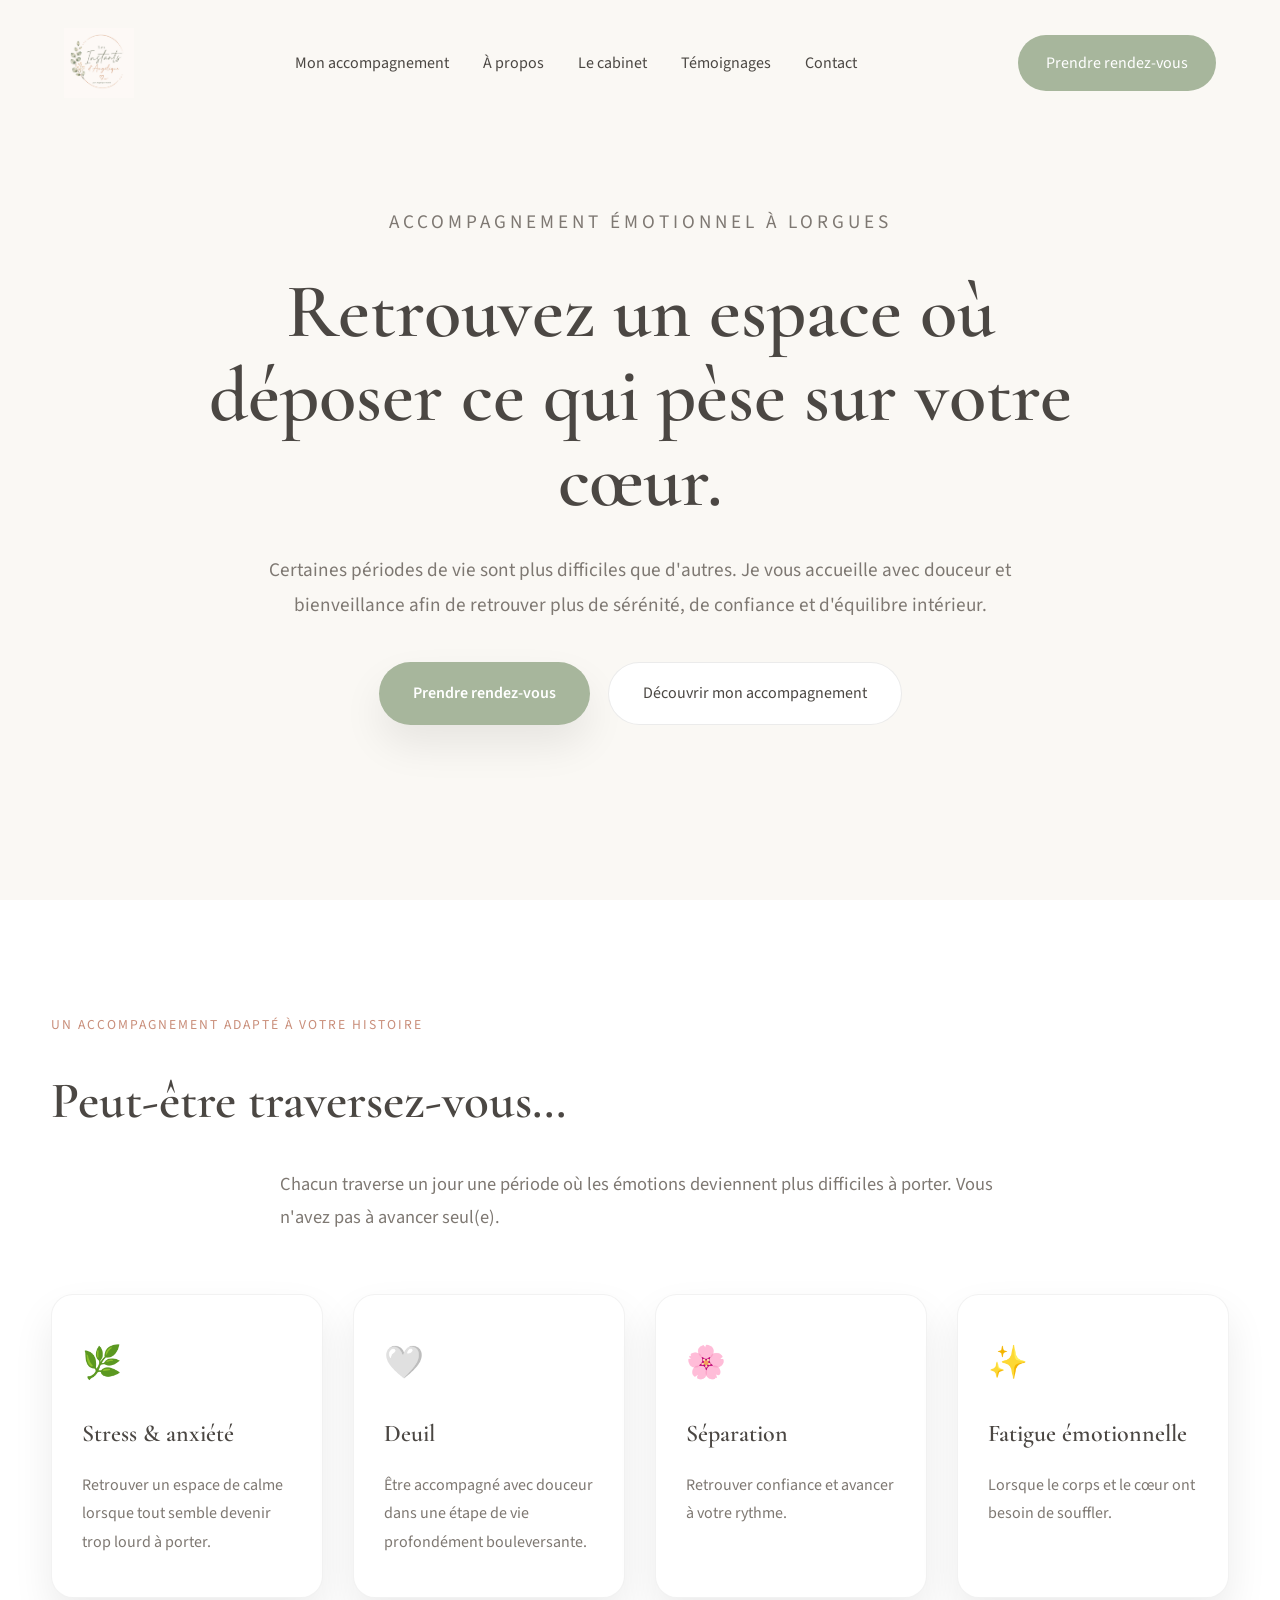
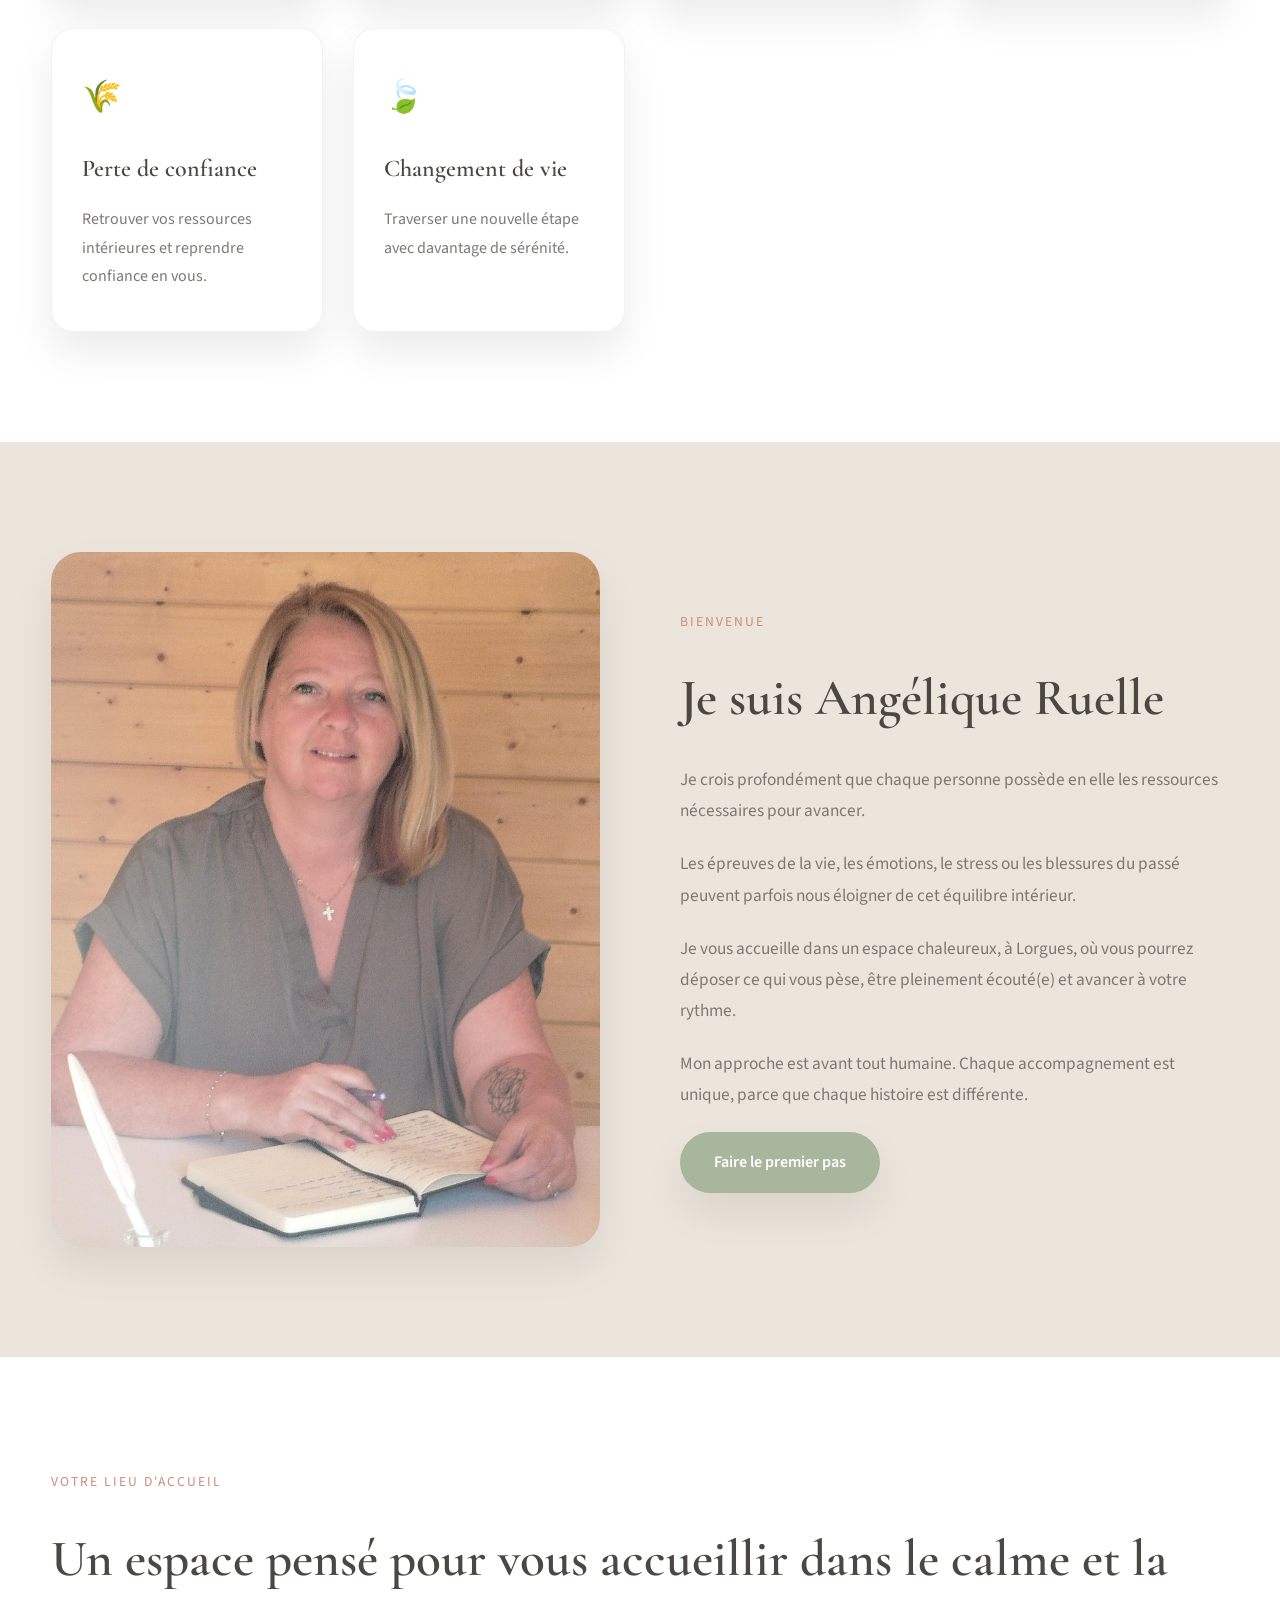
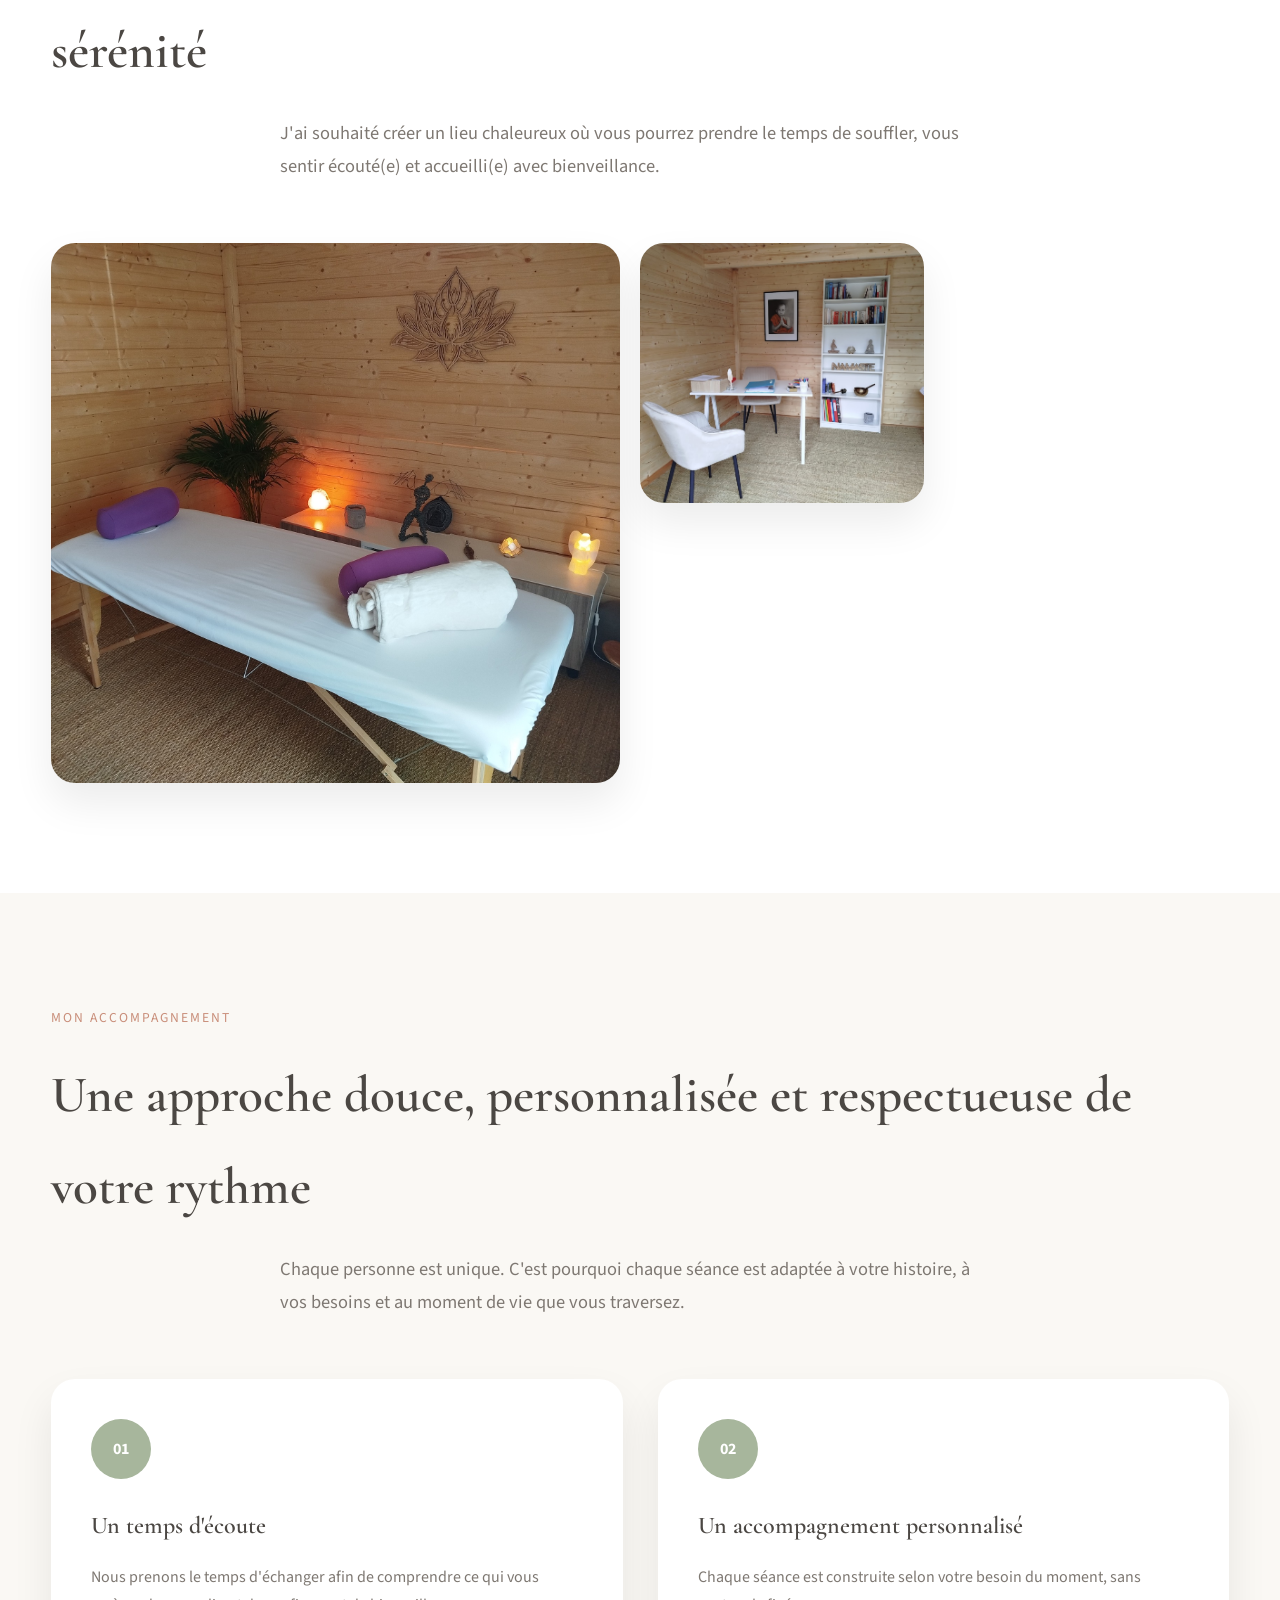
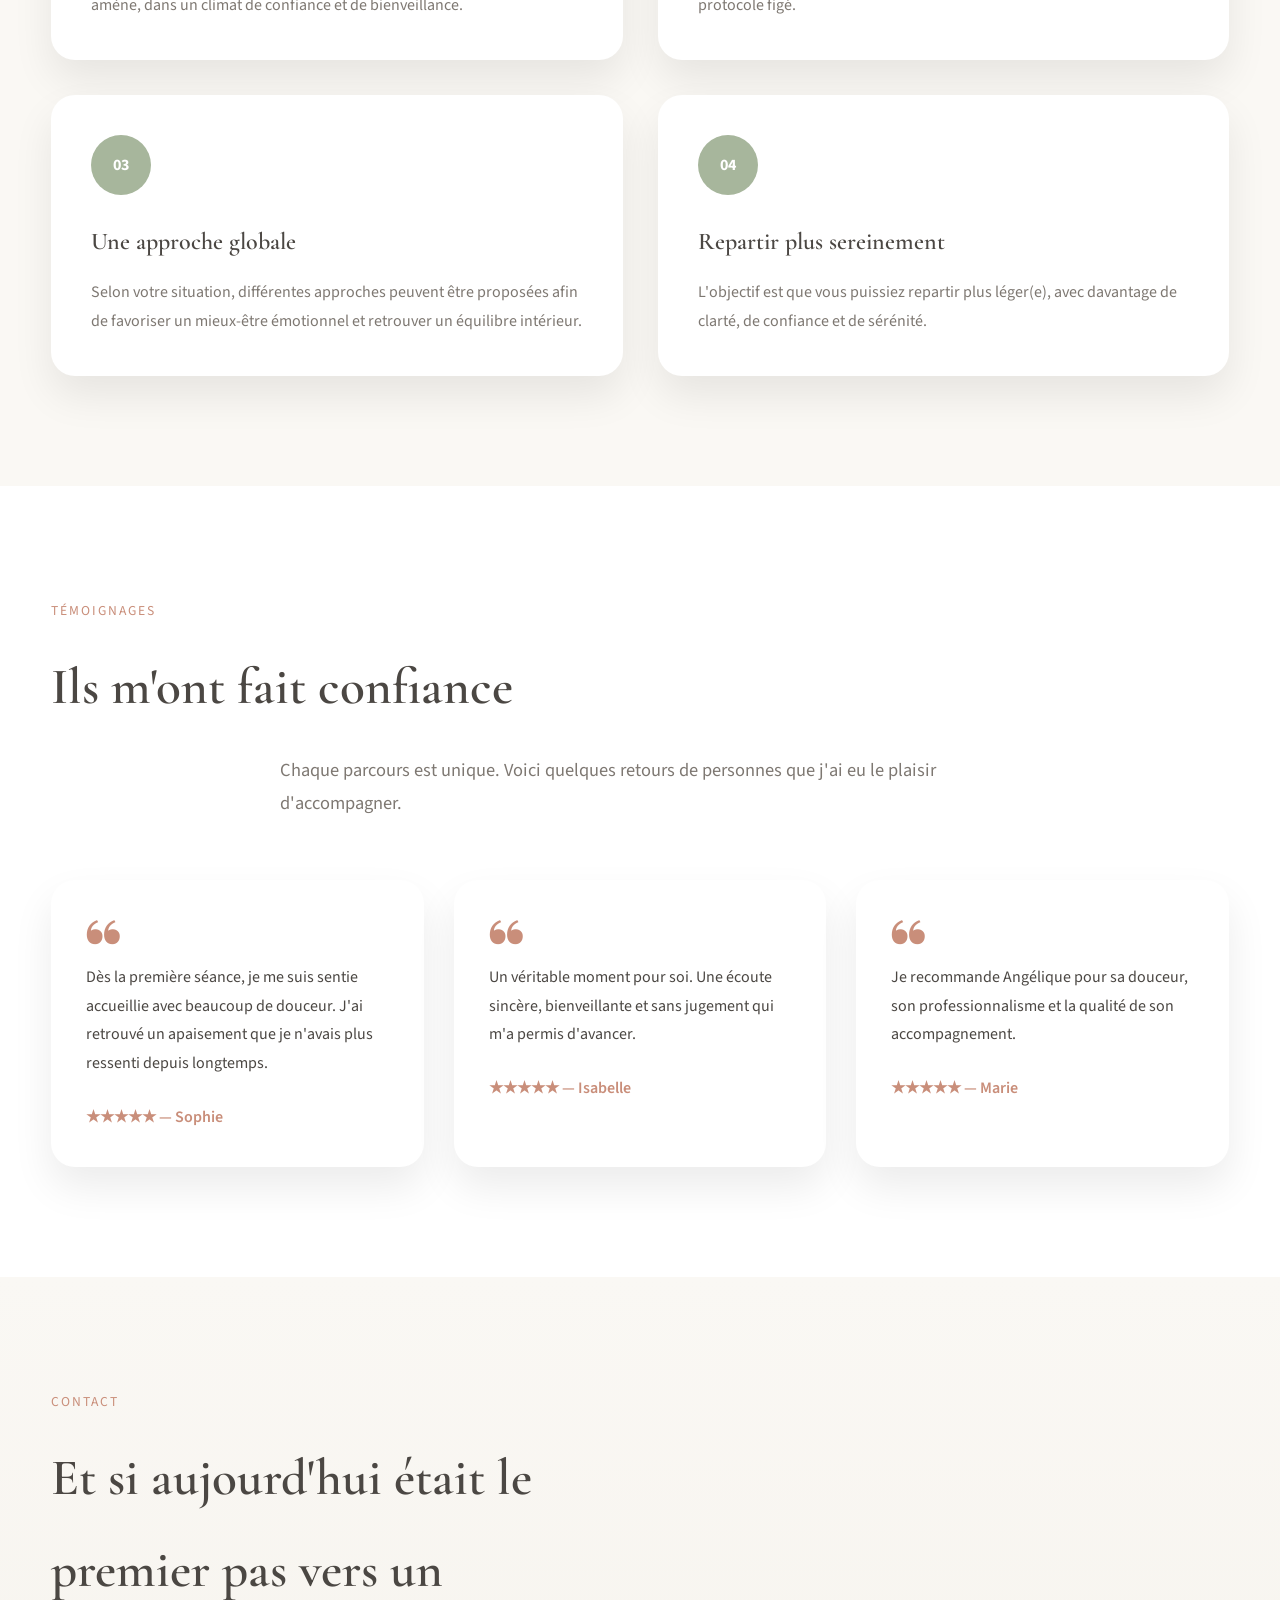
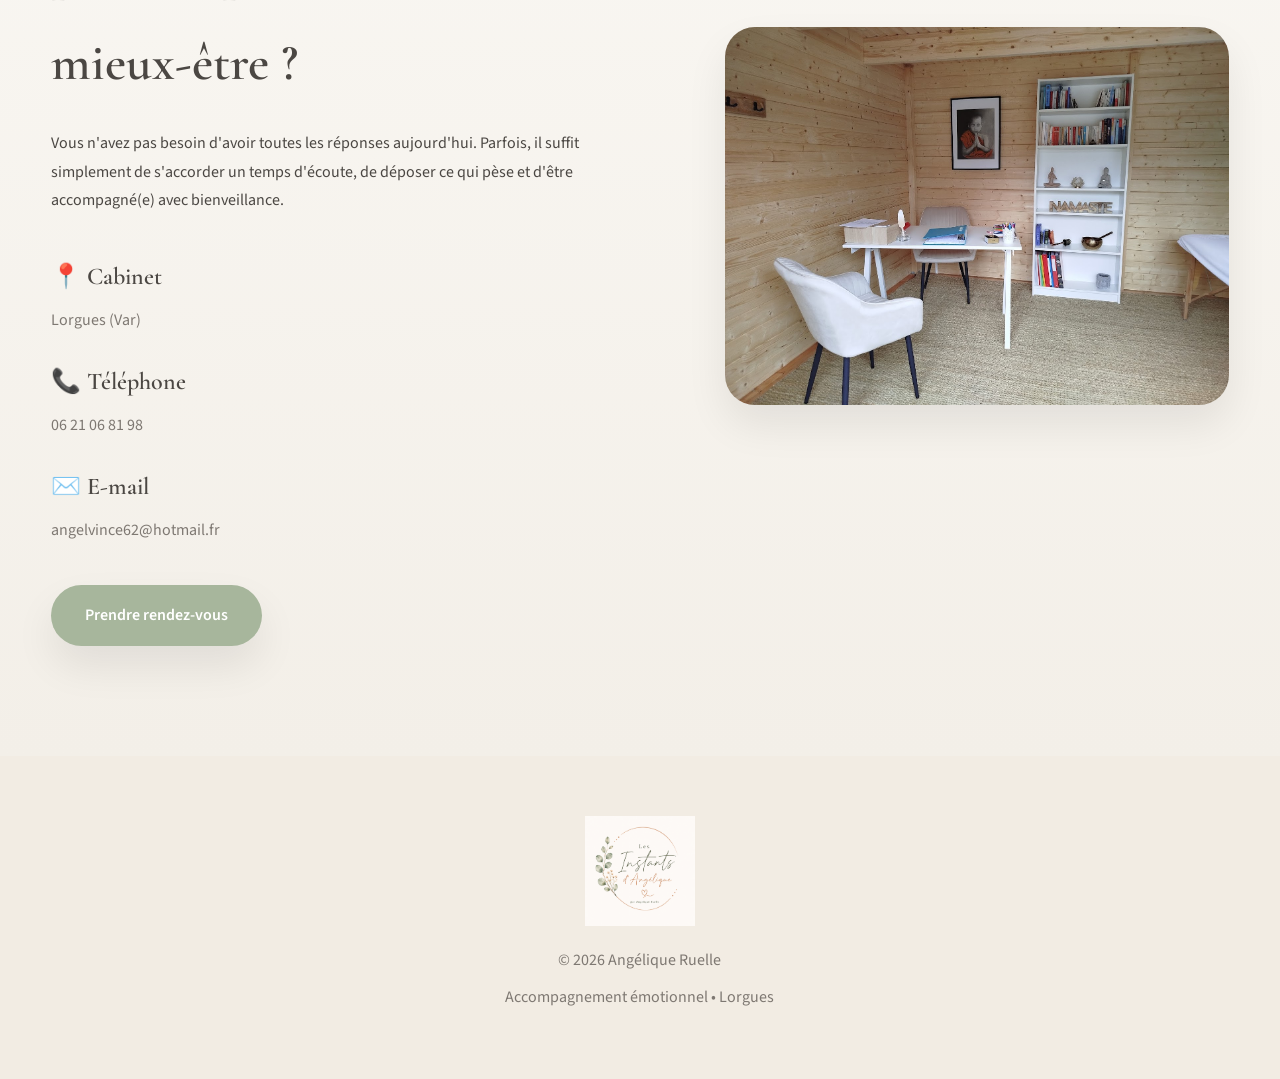
<file: index.html>
<!DOCTYPE html>
<html lang="fr">

<head>

    <meta charset="UTF-8">
    <meta name="viewport" content="width=device-width, initial-scale=1">

    <title>Angélique Ruelle | Accompagnement émotionnel à Lorgues</title>

    <meta name="description"
        content="Retrouvez un espace d'écoute, de douceur et de bienveillance à Lorgues. Un accompagnement émotionnel pour retrouver votre équilibre intérieur.">

    <meta name="theme-color" content="#A8B8A5">

    <link rel="preconnect" href="https://fonts.googleapis.com">
    <link rel="preconnect" href="https://fonts.gstatic.com" crossorigin>

    <link href="https://fonts.googleapis.com/css2?family=Cormorant+Garamond:wght@500;600;700&family=Source+Sans+3:wght@300;400;500;600&display=swap"
        rel="stylesheet">

    <link rel="stylesheet" href="style.css">

</head>

<body>

<header class="hero" id="accueil">

    <nav class="navbar">

        <a href="#accueil" class="logo">

            <img src="logo.png" alt="Logo Angélique Ruelle">

        </a>

        <ul>

            <li><a href="#accompagnement">Mon accompagnement</a></li>

            <li><a href="#apropos">À propos</a></li>

            <li><a href="#cabinet">Le cabinet</a></li>

            <li><a href="#temoignages">Témoignages</a></li>

            <li><a href="#contact">Contact</a></li>

        </ul>

        <a class="btn-rdv" href="#contact">

            Prendre rendez-vous

        </a>

    </nav>

    <div class="hero-content">

        <p class="subtitle">

            Accompagnement émotionnel à Lorgues

        </p>

        <h1>

            Retrouvez un espace où déposer ce qui pèse sur votre cœur.

        </h1>

        <p>

            Certaines périodes de vie sont plus difficiles que d'autres.

            Je vous accueille avec douceur et bienveillance afin de retrouver plus de sérénité, de confiance et d'équilibre intérieur.

        </p>

        <div class="hero-buttons">

            <a href="#contact" class="btn-principal">

                Prendre rendez-vous

            </a>

            <a href="#accompagnement" class="btn-secondaire">

                Découvrir mon accompagnement

            </a>

        </div>

    </div>

</header>
    <!-- ===========================================
     PEUT-ÊTRE TRAVERSEZ-VOUS...
============================================ -->

<section class="situations" id="accompagnement">

    <div class="container">

        <span class="section-tag">

            Un accompagnement adapté à votre histoire

        </span>

        <h2>

            Peut-être traversez-vous…

        </h2>

        <p class="section-intro">

            Chacun traverse un jour une période où les émotions deviennent
            plus difficiles à porter. Vous n'avez pas à avancer seul(e).

        </p>

        <div class="cards">

            <article class="card">

                <div class="icon">

                    🌿

                </div>

                <h3>

                    Stress & anxiété

                </h3>

                <p>

                    Retrouver un espace de calme lorsque tout semble devenir
                    trop lourd à porter.

                </p>

            </article>

            <article class="card">

                <div class="icon">

                    🤍

                </div>

                <h3>

                    Deuil

                </h3>

                <p>

                    Être accompagné avec douceur dans une étape de vie
                    profondément bouleversante.

                </p>

            </article>

            <article class="card">

                <div class="icon">

                    🌸

                </div>

                <h3>

                    Séparation

                </h3>

                <p>

                    Retrouver confiance et avancer à votre rythme.

                </p>

            </article>

            <article class="card">

                <div class="icon">

                    ✨

                </div>

                <h3>

                    Fatigue émotionnelle

                </h3>

                <p>

                    Lorsque le corps et le cœur ont besoin de souffler.

                </p>

            </article>

            <article class="card">

                <div class="icon">

                    🌾

                </div>

                <h3>

                    Perte de confiance

                </h3>

                <p>

                    Retrouver vos ressources intérieures et reprendre
                    confiance en vous.

                </p>

            </article>

            <article class="card">

                <div class="icon">

                    🍃

                </div>

                <h3>

                    Changement de vie

                </h3>

                <p>

                    Traverser une nouvelle étape avec davantage de sérénité.

                </p>

            </article>

        </div>

    </div>

</section>
<!-- ===========================================
     A PROPOS
============================================ -->

<section class="about" id="apropos">

    <div class="container about-grid">

        <div class="about-image">

            <img src="angélique.jpg" alt="Angélique Ruelle">

        </div>

        <div class="about-content">

            <span class="section-tag">

                Bienvenue

            </span>

            <h2>

                Je suis Angélique Ruelle

            </h2>

            <p>

                Je crois profondément que chaque personne possède en elle les
                ressources nécessaires pour avancer.

            </p>

            <p>

                Les épreuves de la vie, les émotions, le stress ou les
                blessures du passé peuvent parfois nous éloigner de cet
                équilibre intérieur.

            </p>

            <p>

                Je vous accueille dans un espace chaleureux, à Lorgues,
                où vous pourrez déposer ce qui vous pèse, être pleinement
                écouté(e) et avancer à votre rythme.

            </p>

            <p>

                Mon approche est avant tout humaine.

                Chaque accompagnement est unique, parce que chaque histoire
                est différente.

            </p>

            <a href="#contact" class="btn-principal">

                Faire le premier pas

            </a>

        </div>

    </div>

</section>
<!-- ===========================================
     LE CABINET
============================================ -->

<section class="cabinet" id="cabinet">

    <div class="container">

        <span class="section-tag">
            Votre lieu d'accueil
        </span>

        <h2>
            Un espace pensé pour vous accueillir dans le calme et la sérénité
        </h2>

        <p class="section-intro">

            J'ai souhaité créer un lieu chaleureux où vous pourrez prendre
            le temps de souffler, vous sentir écouté(e) et accueilli(e)
            avec bienveillance.

        </p>

        <div class="gallery">

            <figure class="gallery-item large">
                <img src="cabinet1.jpg" alt="Cabinet d'Angélique Ruelle">
            </figure>

            <figure class="gallery-item">
                <img src="cabinet2.jpg" alt="Espace d'accueil">
            </figure>


        </div>

    </div>

</section>
<!-- ===========================================
     MON ACCOMPAGNEMENT
============================================ -->

<section class="accompagnement">

    <div class="container">

        <span class="section-tag">
            Mon accompagnement
        </span>

        <h2>
            Une approche douce, personnalisée et respectueuse de votre rythme
        </h2>

        <p class="section-intro">

            Chaque personne est unique. C'est pourquoi chaque séance est adaptée
            à votre histoire, à vos besoins et au moment de vie que vous traversez.

        </p>

        <div class="steps">

            <article class="step">

                <div class="number">01</div>

                <h3>Un temps d'écoute</h3>

                <p>
                    Nous prenons le temps d'échanger afin de comprendre ce qui vous amène,
                    dans un climat de confiance et de bienveillance.
                </p>

            </article>

            <article class="step">

                <div class="number">02</div>

                <h3>Un accompagnement personnalisé</h3>

                <p>
                    Chaque séance est construite selon votre besoin du moment,
                    sans protocole figé.
                </p>

            </article>

            <article class="step">

                <div class="number">03</div>

                <h3>Une approche globale</h3>

                <p>
                    Selon votre situation, différentes approches peuvent être
                    proposées afin de favoriser un mieux-être émotionnel et
                    retrouver un équilibre intérieur.
                </p>

            </article>

            <article class="step">

                <div class="number">04</div>

                <h3>Repartir plus sereinement</h3>

                <p>
                    L'objectif est que vous puissiez repartir plus léger(e),
                    avec davantage de clarté, de confiance et de sérénité.
                </p>

            </article>

        </div>
            </div>

</section>
        <!-- ===========================================
     TÉMOIGNAGES
============================================ -->

<section class="testimonials" id="temoignages">

    <div class="container">

        <span class="section-tag">
            Témoignages
        </span>

        <h2>
            Ils m'ont fait confiance
        </h2>

        <p class="section-intro">

            Chaque parcours est unique. Voici quelques retours de personnes
            que j'ai eu le plaisir d'accompagner.

        </p>

        <div class="testimonial-grid">

            <article class="testimonial">

                <div class="quote">❝</div>

                <p>

                    Dès la première séance, je me suis sentie accueillie avec
                    beaucoup de douceur. J'ai retrouvé un apaisement que je
                    n'avais plus ressenti depuis longtemps.

                </p>

                <div class="author">

                    ★★★★★

                    <span>— Sophie</span>

                </div>

            </article>

            <article class="testimonial">

                <div class="quote">❝</div>

                <p>

                    Un véritable moment pour soi. Une écoute sincère,
                    bienveillante et sans jugement qui m'a permis d'avancer.

                </p>

                <div class="author">

                    ★★★★★

                    <span>— Isabelle</span>

                </div>

            </article>

            <article class="testimonial">

                <div class="quote">❝</div>

                <p>

                    Je recommande Angélique pour sa douceur, son professionnalisme
                    et la qualité de son accompagnement.

                </p>

                <div class="author">

                    ★★★★★

                    <span>— Marie</span>

                </div>

            </article>

        </div>

    </div>

</section>

    
<!-- ===========================================
     CONTACT
============================================ -->

<section class="contact-section" id="contact">

    <div class="container contact-grid">

        <div class="contact-content">

            <span class="section-tag">

                Contact

            </span>

            <h2>

                Et si aujourd'hui était le premier pas vers un mieux-être ?

            </h2>

            <p class="contact-text">

                Vous n'avez pas besoin d'avoir toutes les réponses aujourd'hui.

                Parfois, il suffit simplement de s'accorder un temps d'écoute,
                de déposer ce qui pèse et d'être accompagné(e) avec bienveillance.

            </p>

            <div class="contact-info">

                <div class="info">

                    <h3>📍 Cabinet</h3>

                    <p>

                        Lorgues (Var)

                    </p>

                </div>

                <div class="info">

                    <h3>📞 Téléphone</h3>

                    <p>

                        <a href="tel:+33621068198">

                            06 21 06 81 98

                        </a>

                    </p>

                </div>

                <div class="info">

                    <h3>✉️ E-mail</h3>

                    <p>

                        <a href="mailto:angelvince62@hotmail.fr">

                            angelvince62@hotmail.fr

                        </a>

                    </p>

                </div>

            </div>

            <a href="tel:+33621068198" class="btn-principal">

                Prendre rendez-vous

            </a>

        </div>

        <div class="contact-image">

          <img src="cabinet2.jpg" alt="Cabinet Angélique Ruelle">

        </div>

    </div>

</section>

<footer class="footer">

    <div class="container">

        <img src="logo.png"
            class="footer-logo"
            alt="Logo Angélique Ruelle">

        <p>

            © 2026 Angélique Ruelle

        </p>

        <p>

            Accompagnement émotionnel • Lorgues

        </p>

    </div>

</footer>
<script src="script.js"></script>
</body>

</html>
</file>
<file: style.css>
/* ==========================================================
   ANGÉLIQUE RUELLE
   STYLE V2
========================================================== */

@import url('https://fonts.googleapis.com/css2?family=Cormorant+Garamond:wght@500;600;700&family=Source+Sans+3:wght@300;400;500;600&display=swap');

/* ==========================================================
   VARIABLES
========================================================== */

:root{

    --blanc:#FAF8F4;

    --blanc-pur:#FFFFFF;

    --vert:#A7B69C;

    --vert-fonce:#7C8E73;

    --terracotta:#C98E7A;

    --beige:#ECE5DC;

    --texte:#4B4743;

    --gris:#7E7872;

    --ombre:0 20px 40px rgba(0,0,0,.08);

    --radius:22px;

}

/* ==========================================================
   RESET
========================================================== */

*{

    margin:0;

    padding:0;

    box-sizing:border-box;

}

html{

    scroll-behavior:smooth;

}

body{

    font-family:'Source Sans 3',sans-serif;

    background:var(--blanc);

    color:var(--texte);

    line-height:1.8;

    overflow-x:hidden;

}

img{

    max-width:100%;

    display:block;

}

a{

    text-decoration:none;

    color:inherit;

}

.container{

    width:min(1200px,92%);

    margin:auto;

}

/* ==========================================================
   TITRES
========================================================== */

h1,
h2,
h3{

    font-family:'Cormorant Garamond',serif;

    font-weight:600;

    color:var(--texte);

}

h1{

    font-size:clamp(3rem,6vw,5rem);

    line-height:1.1;

}

h2{

    font-size:clamp(2.2rem,4vw,3.5rem);

    margin-bottom:20px;

}

h3{

    font-size:1.5rem;

}

.section-tag{

    display:inline-block;

    color:var(--terracotta);

    letter-spacing:2px;

    text-transform:uppercase;

    font-size:.85rem;

    margin-bottom:18px;

}

.section-intro{

    max-width:720px;

    margin:auto;

    color:var(--gris);

    font-size:1.15rem;

}

/* ==========================================================
   BOUTONS
========================================================== */

.btn-principal{

    display:inline-flex;

    align-items:center;

    justify-content:center;

    padding:16px 34px;

    border-radius:999px;

    background:var(--vert);

    color:white;

    transition:.35s;

    font-weight:600;

    box-shadow:var(--ombre);

}

.btn-principal:hover{

    background:var(--vert-fonce);

    transform:translateY(-3px);

}

.btn-secondaire{

    display:inline-flex;

    align-items:center;

    justify-content:center;

    padding:16px 34px;

    border-radius:999px;

    border:1px solid rgba(0,0,0,.08);

    background:white;

    transition:.35s;

}

.btn-secondaire:hover{

    background:var(--blanc);

}

/* ==========================================================
   NAVIGATION
========================================================== */

.navbar{

    position:absolute;

    left:0;

    top:0;

    width:100%;

    padding:28px 5%;

    display:flex;

    justify-content:space-between;

    align-items:center;

    z-index:100;

}

.logo img{

    height:70px;

}

.navbar ul{

    display:flex;

    gap:34px;

    list-style:none;

}

.navbar li{

    font-size:1rem;

}

.navbar a{

    transition:.3s;

}

.navbar a:hover{

    color:var(--terracotta);

}

.btn-rdv{

    padding:14px 28px;

    border-radius:999px;

    background:var(--vert);

    color:white;

}

/* ==========================================================
   HERO
========================================================== */

.hero{

    position:relative;

    min-height:100vh;

    display:flex;

    align-items:center;

    justify-content:center;

  background:
linear-gradient(rgba(250,248,244,.60),
rgba(250,248,244,.72)),
url("hero.png")

    background-size:cover;

    background-position:center;

}

.hero-content{

    text-align:center;

    width:min(900px,90%);

}

.subtitle{

    text-transform:uppercase;

    letter-spacing:4px;

    color:var(--terracotta);

    margin-bottom:22px;

}

.hero p{

    max-width:760px;

    margin:30px auto;

    font-size:1.2rem;

    color:var(--gris);

}

.hero-buttons{

    display:flex;

    justify-content:center;

    gap:18px;

    flex-wrap:wrap;

    margin-top:40px;

}
/* ==========================================================
   SECTIONS
========================================================== */

section{

    padding:110px 0;

}

section:nth-child(even){

    background:var(--blanc-pur);

}

/* ==========================================================
   PEUT-ÊTRE TRAVERSEZ-VOUS...
========================================================== */

.cards{

    margin-top:60px;

    display:grid;

    grid-template-columns:repeat(auto-fit,minmax(260px,1fr));

    gap:30px;

}

.card{

    background:white;

    border-radius:var(--radius);

    padding:40px 30px;

    box-shadow:var(--ombre);

    transition:.35s;

    border:1px solid rgba(0,0,0,.05);

}

.card:hover{

    transform:translateY(-8px);

}

.card .icon{

    font-size:2rem;

    margin-bottom:20px;

}

.card h3{

    margin-bottom:15px;

}

.card p{

    color:var(--gris);

}

/* ==========================================================
   A PROPOS
========================================================== */

.about{

    background:var(--beige);

}

.about-grid{

    display:grid;

    grid-template-columns:1fr 1fr;

    gap:80px;

    align-items:center;

}

.about-image img{

    border-radius:30px;

    box-shadow:var(--ombre);

}

.about-content p{

    margin-bottom:22px;

    color:var(--gris);

    font-size:1.08rem;

}

/* ==========================================================
   GALERIE CABINET
========================================================== */

.gallery{

    margin-top:60px;

    display:grid;

    grid-template-columns:2fr 1fr 1fr;

    grid-auto-rows:260px;

    gap:20px;

}

.gallery-item{

    overflow:hidden;

    border-radius:24px;

    box-shadow:var(--ombre);

}

.gallery-item.large{

    grid-row:span 2;

}

.gallery img{

    width:100%;

    height:100%;

    object-fit:cover;

    transition:.5s;

}

.gallery img:hover{

    transform:scale(1.05);

}
/* ==========================================================
   MON ACCOMPAGNEMENT
========================================================== */

.accompagnement{

    background:var(--blanc);

}

.steps{

    margin-top:60px;

    display:grid;

    grid-template-columns:repeat(2,1fr);

    gap:35px;

}

.step{

    background:white;

    padding:40px;

    border-radius:24px;

    box-shadow:var(--ombre);

    position:relative;

    transition:.35s;

}

.step:hover{

    transform:translateY(-8px);

}

.number{

    width:60px;

    height:60px;

    border-radius:50%;

    background:var(--vert);

    color:white;

    display:flex;

    align-items:center;

    justify-content:center;

    font-weight:700;

    margin-bottom:25px;

}

.step p{

    color:var(--gris);

    margin-top:15px;

}

/* ==========================================================
   TEMOIGNAGES
========================================================== */

.testimonials{

    background:var(--beige);

}

.testimonial-grid{

    display:grid;

    grid-template-columns:repeat(3,1fr);

    gap:30px;

    margin-top:60px;

}

.testimonial{

    background:white;

    padding:35px;

    border-radius:24px;

    box-shadow:var(--ombre);

}

.quote{

    font-size:3rem;

    color:var(--terracotta);

    line-height:1;

}

.author{

    margin-top:25px;

    color:var(--terracotta);

    font-weight:600;

}

/* ==========================================================
   CONTACT
========================================================== */

.contact-section{

    background:linear-gradient(180deg,#FAF8F4,#F3EFE8);

}

.contact-grid{

    display:grid;

    grid-template-columns:1.2fr 1fr;

    gap:70px;

    align-items:center;

}

.contact-info{

    margin:40px 0;

}

.info{

    margin-bottom:25px;

}

.info h3{

    margin-bottom:8px;

}

.info p{

    color:var(--gris);

}

.contact-image img{

    border-radius:30px;

    box-shadow:var(--ombre);

}

/* ==========================================================
   FOOTER
========================================================== */

.footer{

    background:#F2ECE3;

    text-align:center;

    padding:60px 20px;

}

.footer-logo{

    width:110px;

    margin:0 auto 20px;

}

.footer p{

    color:var(--gris);

    margin:8px 0;

}

/* ==========================================================
   RESPONSIVE
========================================================== */

@media(max-width:992px){

    .about-grid,
    .contact-grid,
    .steps,
    .testimonial-grid{

        grid-template-columns:1fr;

    }

    .gallery{

        grid-template-columns:1fr;

        grid-auto-rows:260px;

    }

    .gallery-item.large{

        grid-row:auto;

    }

    .navbar{

        flex-direction:column;

        gap:20px;

    }

    .navbar ul{

        flex-wrap:wrap;

        justify-content:center;

        gap:18px;

    }

}

@media(max-width:768px){

    section{

        padding:80px 0;

    }

    h1{

        font-size:2.8rem;

    }

    h2{

        font-size:2.2rem;

    }

    .hero-buttons{

        flex-direction:column;

    }

    .btn-principal,
    .btn-secondaire{

        width:100%;

    }

}
/* ==========================================
   ANIMATIONS
========================================== */

.navbar-scroll{

    position:fixed;

    background:rgba(255,255,255,.95);

    backdrop-filter:blur(12px);

    box-shadow:0 8px 30px rgba(0,0,0,.08);

    animation:menu .3s;

}

@keyframes menu{

    from{

        transform:translateY(-100%);

    }

    to{

        transform:translateY(0);

    }

}

.hidden{

    opacity:0;

    transform:translateY(40px);

    transition:1s;

}

.show{

    opacity:1;

    transform:translateY(0);

}
</file>
